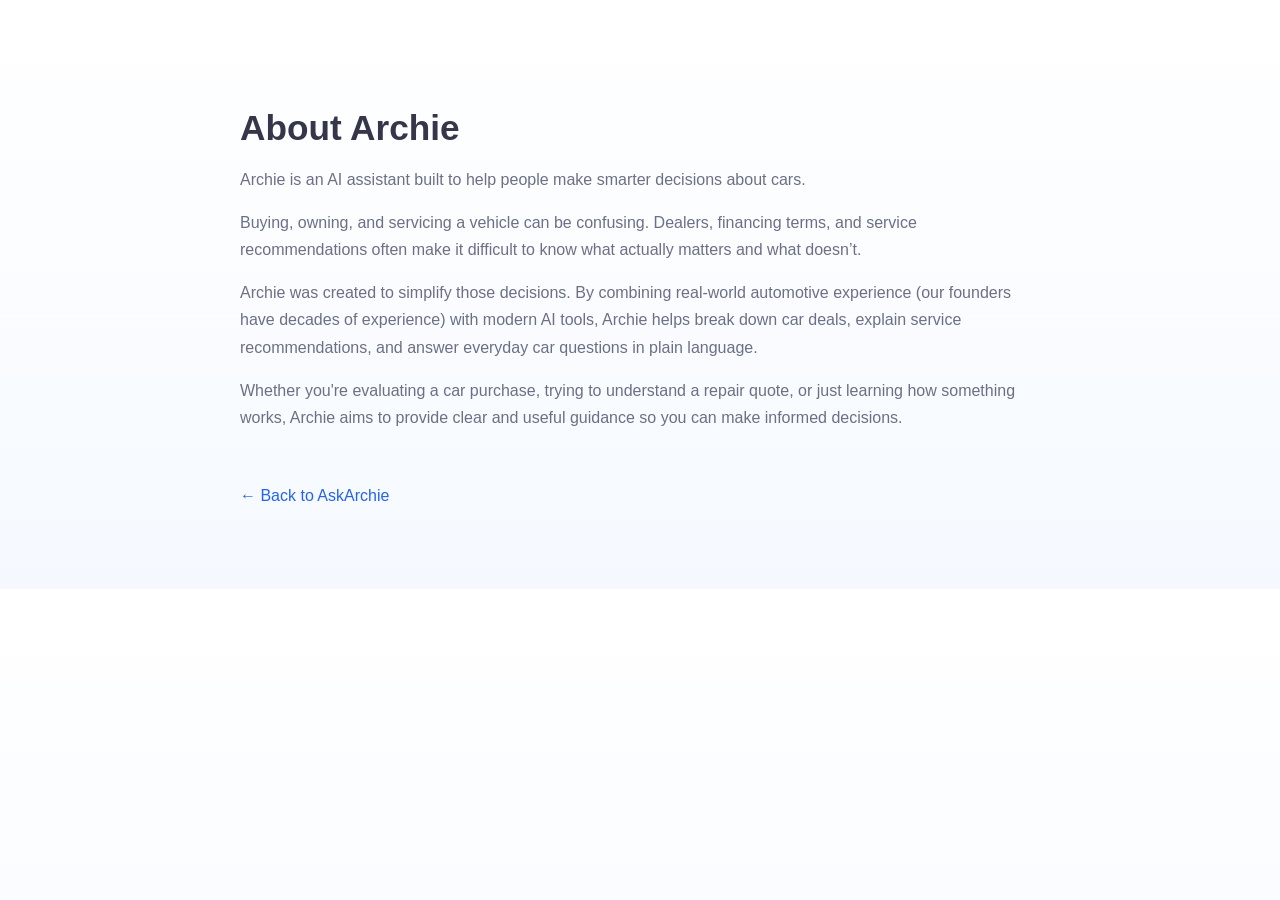
<file: about.html>
<!DOCTYPE html>
<html lang="en">
<head>
<meta charset="UTF-8">
<meta name="viewport" content="width=device-width, initial-scale=1.0">
<title>About Archie - AskArchie</title>

<style>
body{
  font-family: -apple-system, BlinkMacSystemFont, "Segoe UI", Roboto, Helvetica, Arial, sans-serif;
  margin:0;
  background: linear-gradient(180deg, #ffffff 0%, #F5F9FF 100%);
  color:#34364A;
}

.wrap{
  max-width:800px;
  margin:60px auto;
  padding:24px;
}

h1{
  font-size:2.2rem;
  margin-bottom:18px;
}

p{
  line-height:1.7;
  margin-bottom:16px;
  color:#6B7085;
}

a{
  color:#2563EB;
  text-decoration:none;
}

a:hover{
  text-decoration:underline;
}

.back{
  margin-top:40px;
  display:inline-block;
}
</style>

</head>

<body>

<div class="wrap">

<h1>About Archie</h1>

<p>
Archie is an AI assistant built to help people make smarter decisions about cars.
</p>

<p>
Buying, owning, and servicing a vehicle can be confusing. Dealers, financing terms, and
service recommendations often make it difficult to know what actually
matters and what doesn’t.
</p>

<p>
Archie was created to simplify those decisions. By combining real-world automotive
experience (our founders have decades of experience) with modern AI tools, Archie helps break down car deals, explain service
recommendations, and answer everyday car questions in plain language.
</p>

<p>
Whether you're evaluating a car purchase, trying to understand a repair quote,
or just learning how something works, Archie aims to provide clear and useful
guidance so you can make informed decisions.
</p>

<a class="back" href="/">← Back to AskArchie</a>

</div>

</body>
</html>
</file>
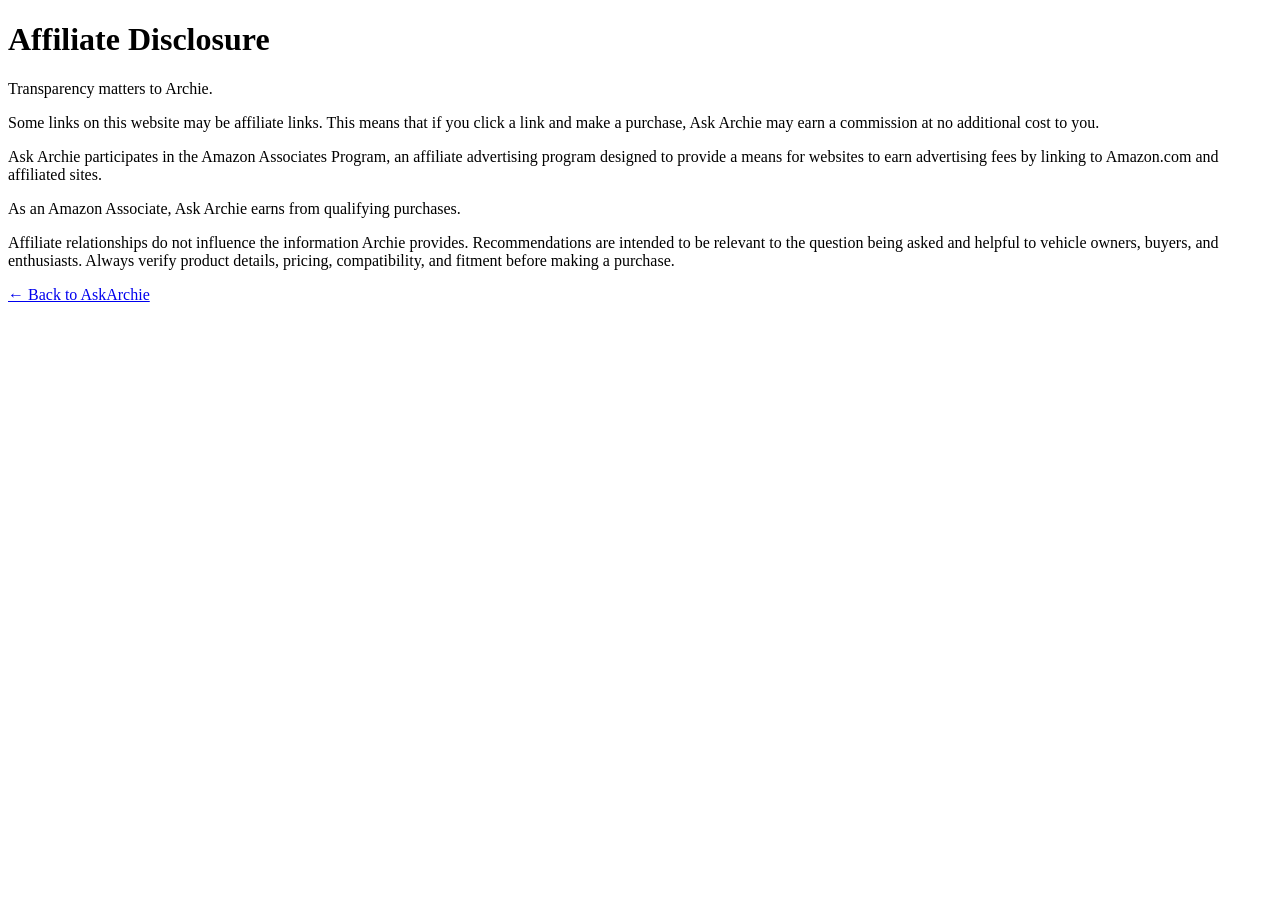
<file: affiliate-disclosure.html>
<!DOCTYPE html>
<html lang="en">
<head>
  <meta charset="UTF-8">
  <meta name="viewport" content="width=device-width, initial-scale=1.0">
  <title>Affiliate Disclosure | Ask Archie</title>
</head>
<body>

  <h1>Affiliate Disclosure</h1>

  <p>
    Transparency matters to Archie.
  </p>

  <p>
    Some links on this website may be affiliate links. This means that if you click a link and make a purchase, Ask Archie may earn a commission at no additional cost to you.
  </p>

  <p>
    Ask Archie participates in the Amazon Associates Program, an affiliate advertising program designed to provide a means for websites to earn advertising fees by linking to Amazon.com and affiliated sites.
  </p>

  <p>
    As an Amazon Associate, Ask Archie earns from qualifying purchases.
  </p>

  <p>
    Affiliate relationships do not influence the information Archie provides. Recommendations are intended to be relevant to the question being asked and helpful to vehicle owners, buyers, and enthusiasts. Always verify product details, pricing, compatibility, and fitment before making a purchase.
  </p>

  <a class="back" href="/">← Back to AskArchie</a>

</body>
</html>
</file>
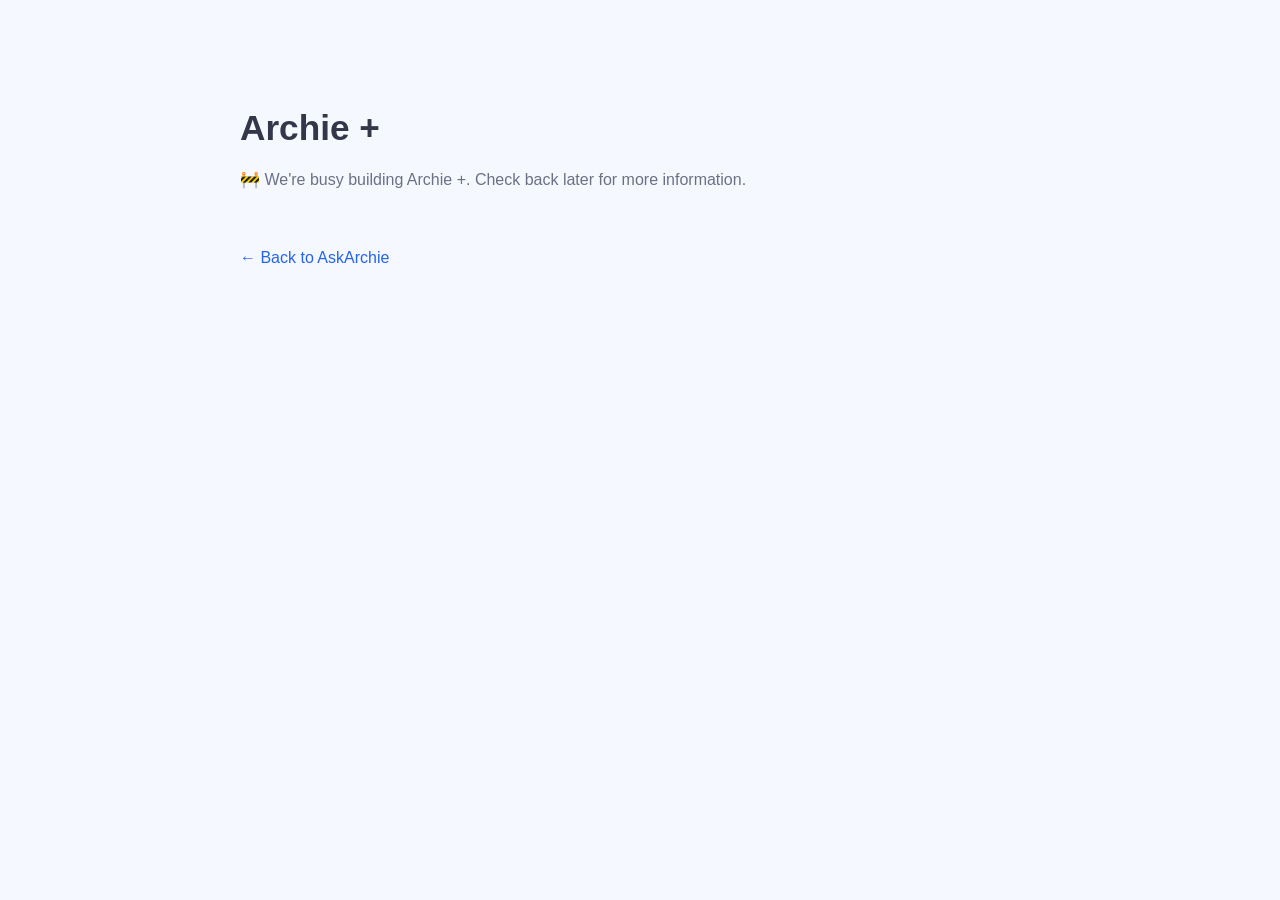
<file: archie-plus.html>
<!DOCTYPE html>
<html lang="en">
<head>
<meta charset="UTF-8">
<meta name="viewport" content="width=device-width, initial-scale=1.0">
<title>Archie +</title>

<style>
body{
  font-family: -apple-system, BlinkMacSystemFont, "Segoe UI", Roboto, Helvetica, Arial, sans-serif;
  margin:0;
  background:#F5F9FF;
  color:#34364A;
}

.wrap{
  max-width:800px;
  margin:60px auto;
  padding:24px;
}

h1{
  font-size:2.2rem;
  margin-bottom:18px;
}

p{
  line-height:1.7;
  margin-bottom:16px;
  color:#6B7085;
}

a{
  color:#2563EB;
  text-decoration:none;
}

a:hover{
  text-decoration:underline;
}

.back{
  margin-top:40px;
  display:inline-block;
}
</style>

</head>

<body>

<div class="wrap">

<h1>Archie +</h1>

<p>
🚧 We're busy building Archie +. Check back later for more information.
</p>

<a class="back" href="/">← Back to AskArchie</a>

</div>

</body>
</html>
</file>
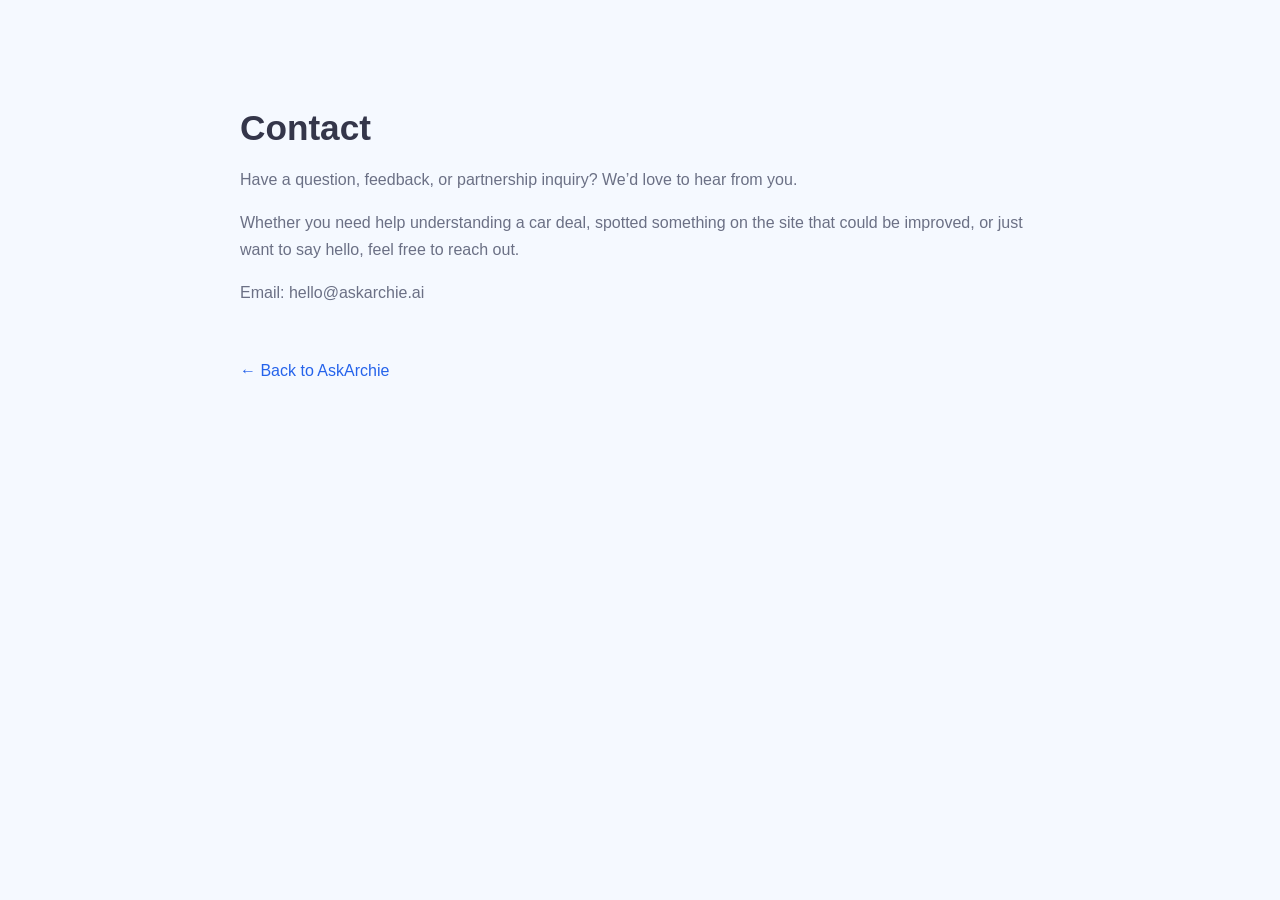
<file: contact.html>
<!DOCTYPE html>
<html lang="en">
<head>
<meta charset="UTF-8">
<meta name="viewport" content="width=device-width, initial-scale=1.0">
<title>Contact</title>

<style>
body{
  font-family: -apple-system, BlinkMacSystemFont, "Segoe UI", Roboto, Helvetica, Arial, sans-serif;
  margin:0;
  background:#F5F9FF;
  color:#34364A;
}

.wrap{
  max-width:800px;
  margin:60px auto;
  padding:24px;
}

h1{
  font-size:2.2rem;
  margin-bottom:18px;
}

p{
  line-height:1.7;
  margin-bottom:16px;
  color:#6B7085;
}

a{
  color:#2563EB;
  text-decoration:none;
}

a:hover{
  text-decoration:underline;
}

.back{
  margin-top:40px;
  display:inline-block;
}
</style>

</head>

<body>

<div class="wrap">

<h1>Contact</h1>

<p>
Have a question, feedback, or partnership inquiry?
We’d love to hear from you.
</p>

<p>
Whether you need help understanding a car deal, spotted something on the site that could be improved, or just want to say hello, feel free to reach out.
</p>

<p>
Email: hello@askarchie.ai
</p>

<a class="back" href="/">← Back to AskArchie</a>

</div>

</body>
</html>
</file>
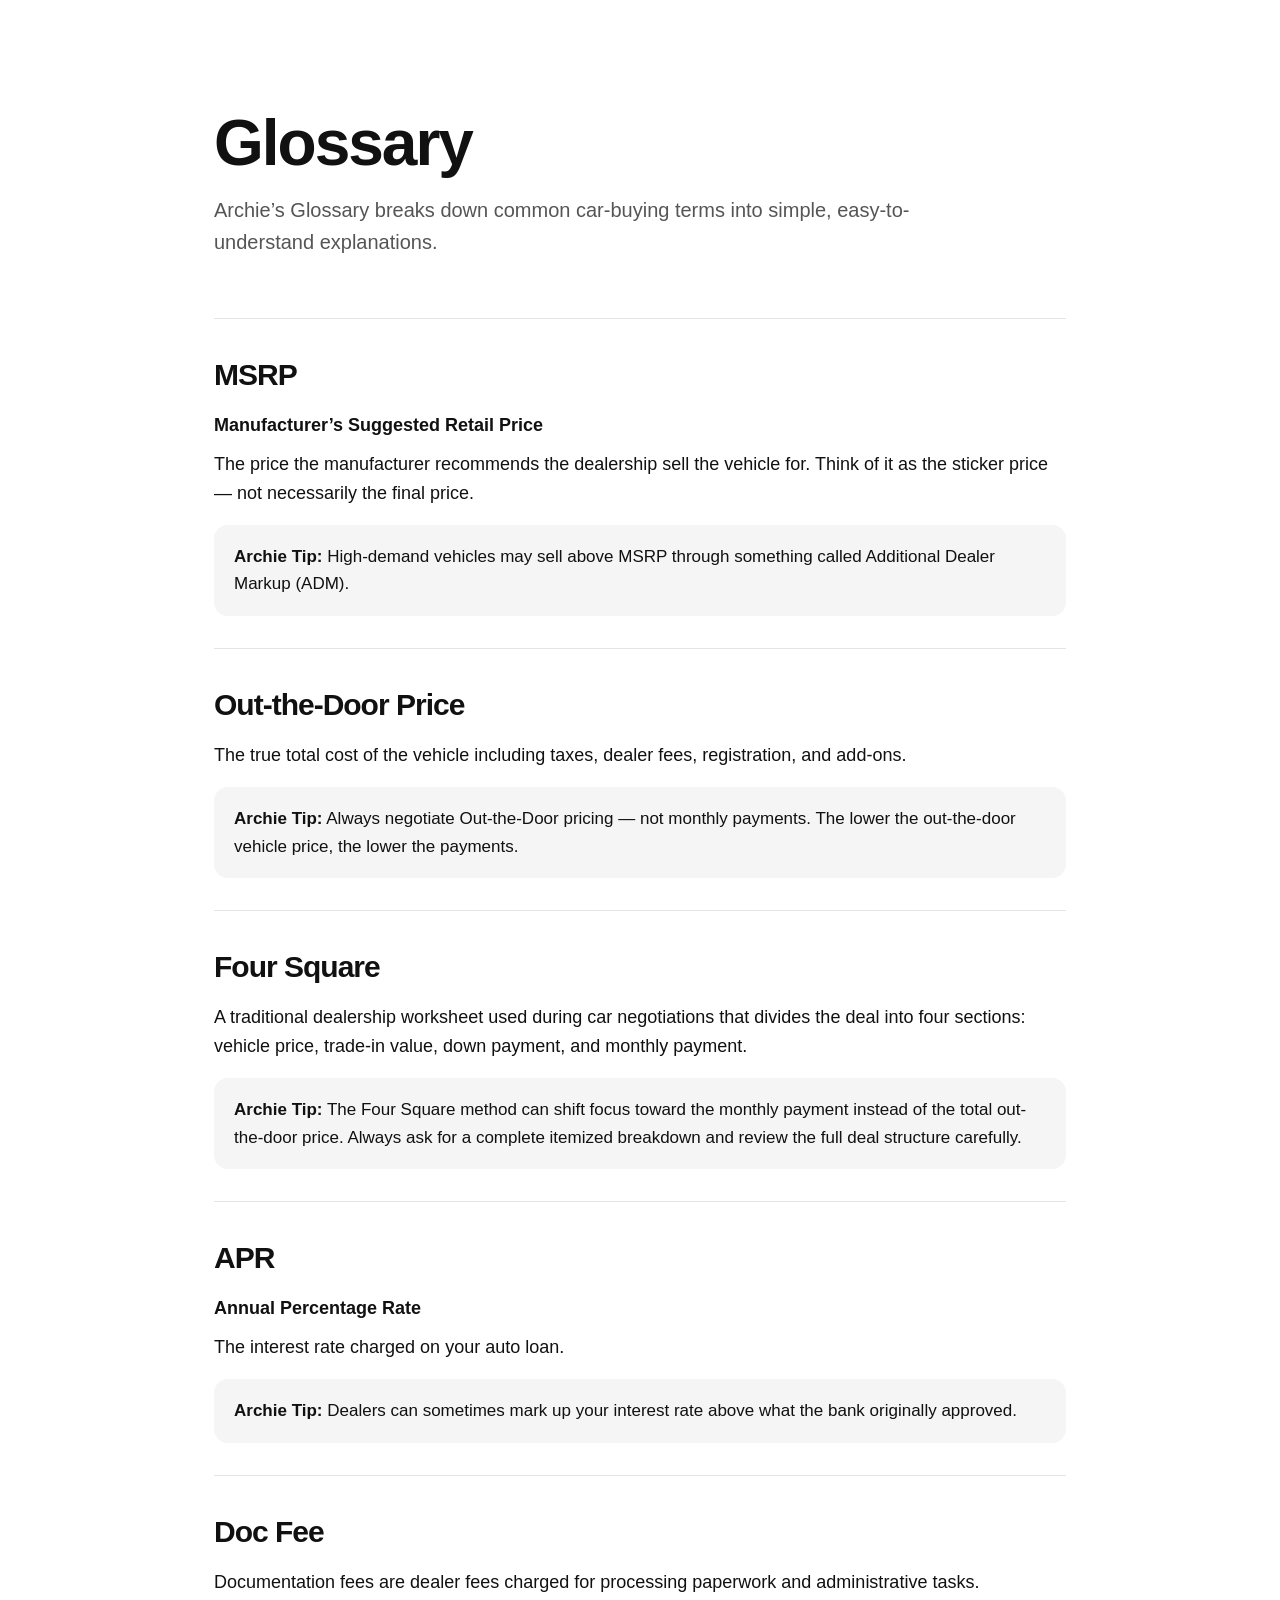
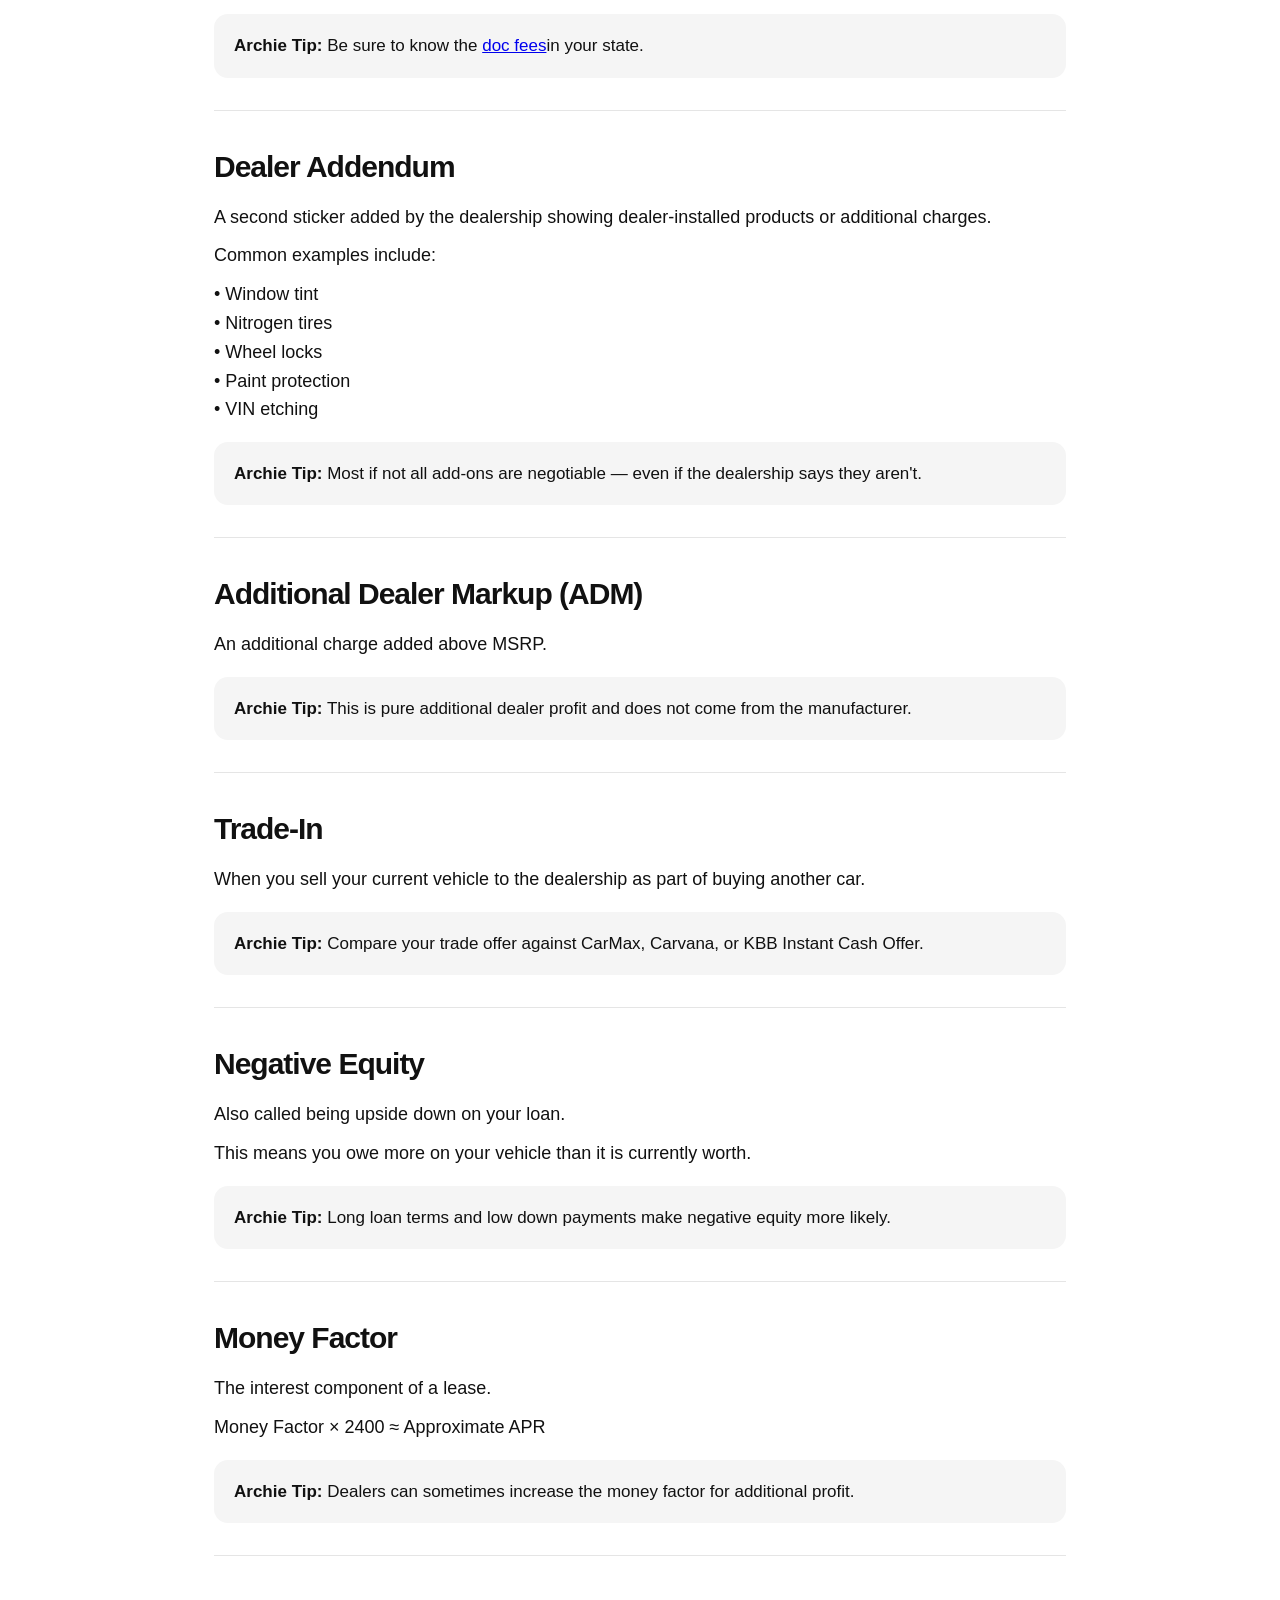
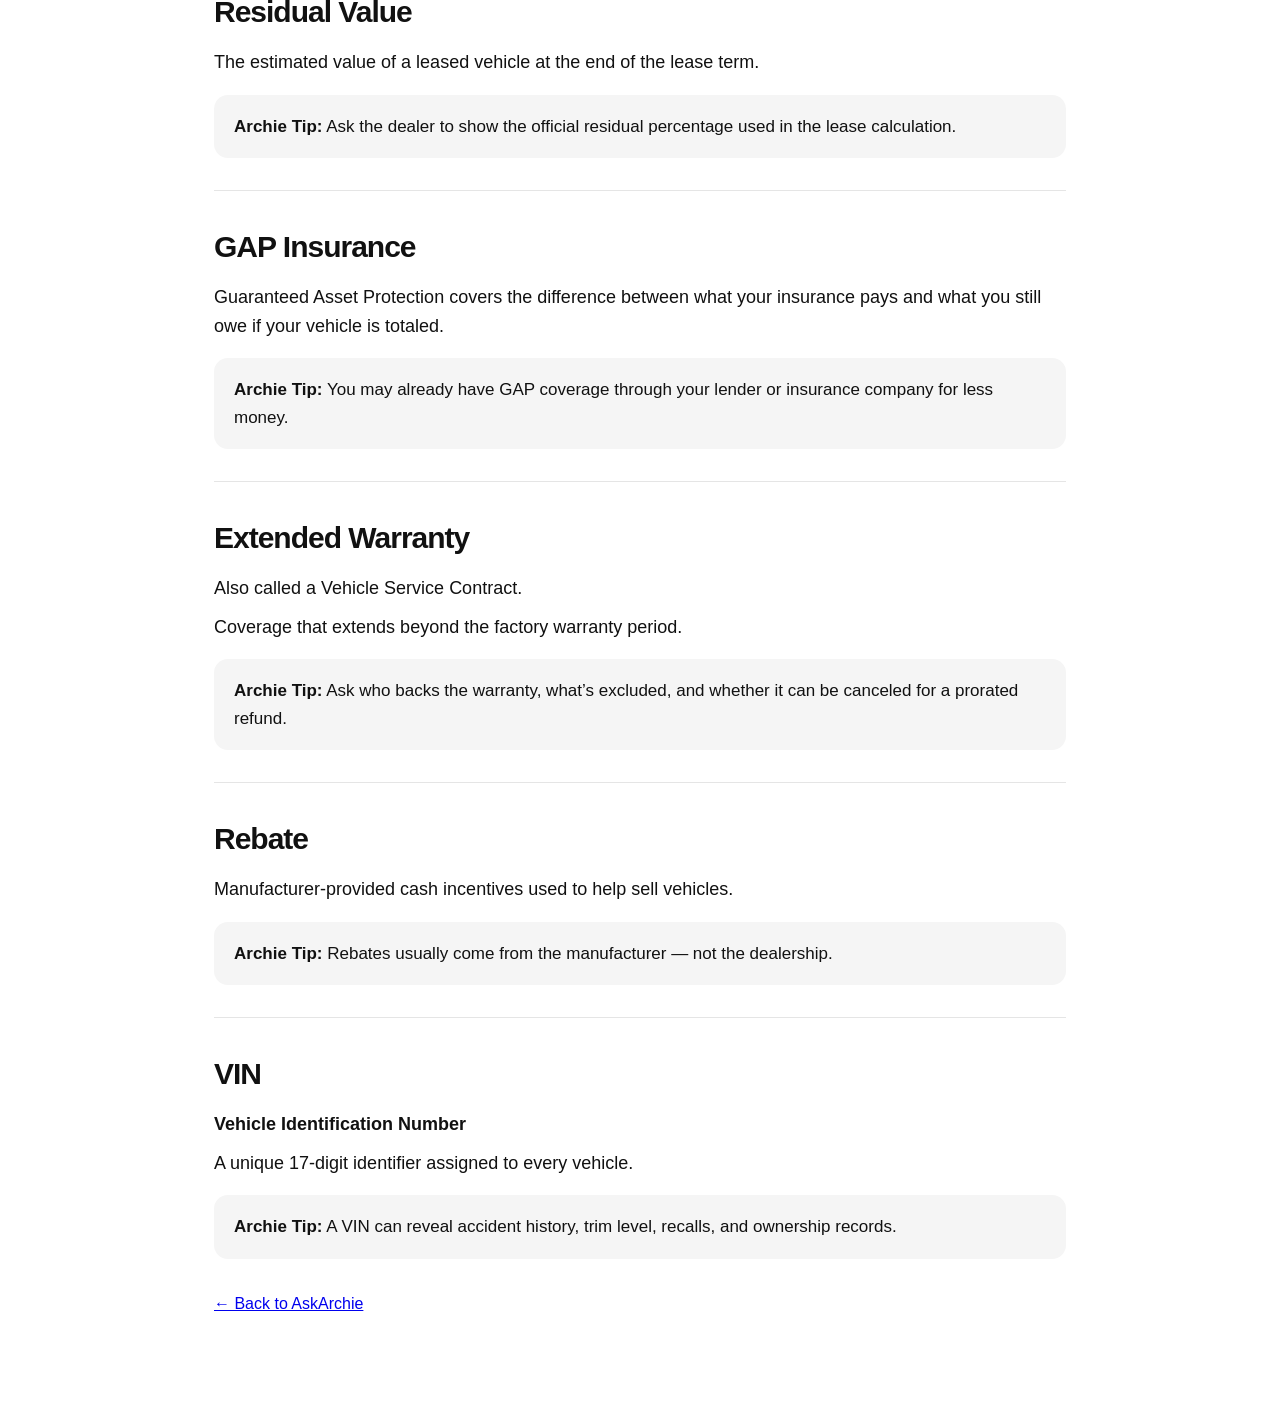
<file: glossary.html>
<!DOCTYPE html>
<html lang="en">
<head>
  <meta charset="UTF-8" />
  <meta name="viewport" content="width=device-width, initial-scale=1.0" />
  <title>Archie Glossary</title>

  <style>
    * {
      box-sizing: border-box;
    }

    body {
      margin: 0;
      font-family: Arial, Helvetica, sans-serif;
      background: #ffffff;
      color: #111111;
      line-height: 1.6;
    }

    .container {
      max-width: 900px;
      margin: 0 auto;
      padding: 60px 24px 100px;
    }

    .hero {
      margin-bottom: 60px;
    }

    .hero h1 {
      font-size: 64px;
      line-height: 0.95;
      letter-spacing: -2px;
      margin-bottom: 20px;
    }

    .hero p {
      font-size: 20px;
      color: #555;
      max-width: 700px;
    }

    .glossary-item {
      border-top: 1px solid #e5e5e5;
      padding: 32px 0;
    }

    .glossary-item h2 {
      font-size: 30px;
      margin: 0 0 12px;
      letter-spacing: -1px;
    }

    .glossary-item p {
      margin: 10px 0;
      font-size: 18px;
    }

    .label {
      font-weight: 700;
      color: #111;
    }

    .archie-tip {
      margin-top: 18px;
      background: #f5f5f5;
      padding: 18px 20px;
      border-radius: 14px;
      font-size: 17px;
    }

    .footer {
      margin-top: 80px;
      padding-top: 32px;
      border-top: 1px solid #e5e5e5;
    }

    .footer p {
      font-size: 18px;
      color: #444;
    }

    @media (max-width: 768px) {
      .hero h1 {
        font-size: 48px;
      }

      .hero p,
      .glossary-item p,
      .footer p {
        font-size: 17px;
      }

      .glossary-item h2 {
        font-size: 26px;
      }
    }
  </style>
</head>

<body>

  <div class="container">

    <section class="hero">
      <h1>Glossary</h1>

      <p>
        Archie’s Glossary breaks down common car-buying terms into
        simple, easy-to-understand explanations. 
      </p>
    </section>

    <section class="glossary-item">
      <h2>MSRP</h2>

      <p>
        <span class="label">Manufacturer’s Suggested Retail Price</span>
      </p>

      <p>
        The price the manufacturer recommends the dealership sell the vehicle for.
        Think of it as the sticker price — not necessarily the final price.
      </p>

      <div class="archie-tip">
        <strong>Archie Tip:</strong>
        High-demand vehicles may sell above MSRP through something called
        Additional Dealer Markup (ADM).
      </div>
    </section>

    <section class="glossary-item">
      <h2>Out-the-Door Price</h2>

      <p>
        The true total cost of the vehicle including taxes,
        dealer fees, registration, and add-ons.
      </p>

      <div class="archie-tip">
        <strong>Archie Tip:</strong>
        Always negotiate Out-the-Door pricing — not monthly payments. The lower the out-the-door vehicle price, the lower the payments. 
      </div>
    </section>

    <section class="glossary-item">
  <h2>Four Square</h2>

  <p>
    A traditional dealership worksheet used during car negotiations
    that divides the deal into four sections: vehicle price,
    trade-in value, down payment, and monthly payment.
  </p>

  <div class="archie-tip">
    <strong>Archie Tip:</strong>
    The Four Square method can shift focus toward the monthly payment instead of the total out-the-door price. Always ask for a complete itemized breakdown and review the full deal structure carefully.
  </div>
</section>

    <section class="glossary-item">
      <h2>APR</h2>

      <p>
        <span class="label">Annual Percentage Rate</span>
      </p>

      <p>
        The interest rate charged on your auto loan.
      </p>

      <div class="archie-tip">
        <strong>Archie Tip:</strong>
        Dealers can sometimes mark up your interest rate above
        what the bank originally approved.
      </div>
    </section>

    <section class="glossary-item">
      <h2>Doc Fee</h2>

      <p>
        Documentation fees are dealer fees charged for processing paperwork
        and administrative tasks.
      </p>

      <div class="archie-tip">
        <strong>Archie Tip:</strong>
        Be sure to know the <a href="https://caredge.com/guides/car-dealer-doc-fee-by-state" target="_blank" rel="noopener noreferrer">doc fees</a>in your state. 
      </div>
    </section>

    <section class="glossary-item">
      <h2>Dealer Addendum</h2>

      <p>
        A second sticker added by the dealership showing dealer-installed
        products or additional charges.
      </p>

      <p>
        Common examples include:
      </p>

      <p>
        • Window tint<br>
        • Nitrogen tires<br>
        • Wheel locks<br>
        • Paint protection<br>
        • VIN etching
      </p>

      <div class="archie-tip">
        <strong>Archie Tip:</strong>
        Most if not all add-ons are negotiable — even if the dealership says
        they aren't. 
      </div>
    </section>

    <section class="glossary-item">
      <h2>Additional Dealer Markup (ADM)</h2>

      <p>
        An additional charge added above MSRP.
      </p>

      <div class="archie-tip">
        <strong>Archie Tip:</strong>
        This is pure additional dealer profit and does not come from
        the manufacturer.
      </div>
    </section>

    <section class="glossary-item">
      <h2>Trade-In</h2>

      <p>
        When you sell your current vehicle to the dealership as part
        of buying another car.
      </p>

      <div class="archie-tip">
        <strong>Archie Tip:</strong>
        Compare your trade offer against CarMax, Carvana,
        or KBB Instant Cash Offer.
      </div>
    </section>

    <section class="glossary-item">
      <h2>Negative Equity</h2>

      <p>
        Also called being upside down on your loan.
      </p>

      <p>
        This means you owe more on your vehicle than it is currently worth.
      </p>

      <div class="archie-tip">
        <strong>Archie Tip:</strong>
        Long loan terms and low down payments make negative equity
        more likely.
      </div>
    </section>

    <section class="glossary-item">
      <h2>Money Factor</h2>

      <p>
        The interest component of a lease.
      </p>

      <p>
        Money Factor × 2400 ≈ Approximate APR
      </p>

      <div class="archie-tip">
        <strong>Archie Tip:</strong>
        Dealers can sometimes increase the money factor
        for additional profit.
      </div>
    </section>

    <section class="glossary-item">
      <h2>Residual Value</h2>

      <p>
        The estimated value of a leased vehicle at the end of the lease term.
      </p>

      <div class="archie-tip">
        <strong>Archie Tip:</strong>
        Ask the dealer to show the official residual percentage
        used in the lease calculation.
      </div>
    </section>

    <section class="glossary-item">
      <h2>GAP Insurance</h2>

      <p>
        Guaranteed Asset Protection covers the difference between
        what your insurance pays and what you still owe if your
        vehicle is totaled.
      </p>

      <div class="archie-tip">
        <strong>Archie Tip:</strong>
        You may already have GAP coverage through your lender
        or insurance company for less money.
      </div>
    </section>

    <section class="glossary-item">
      <h2>Extended Warranty</h2>

      <p>
        Also called a Vehicle Service Contract.
      </p>

      <p>
        Coverage that extends beyond the factory warranty period.
      </p>

      <div class="archie-tip">
        <strong>Archie Tip:</strong>
        Ask who backs the warranty, what’s excluded,
        and whether it can be canceled for a prorated refund.
      </div>
    </section>

    <section class="glossary-item">
      <h2>Rebate</h2>

      <p>
        Manufacturer-provided cash incentives used to help
        sell vehicles.
      </p>

      <div class="archie-tip">
        <strong>Archie Tip:</strong>
        Rebates usually come from the manufacturer —
        not the dealership.
      </div>
    </section>

    <section class="glossary-item">
      <h2>VIN</h2>

      <p>
        <span class="label">Vehicle Identification Number</span>
      </p>

      <p>
        A unique 17-digit identifier assigned to every vehicle.
      </p>

      <div class="archie-tip">
        <strong>Archie Tip:</strong>
        A VIN can reveal accident history, trim level,
        recalls, and ownership records.
      </div>
    </section>

    <a class="back" href="/">← Back to AskArchie</a>

  </div>

</body>
</html>
</file>
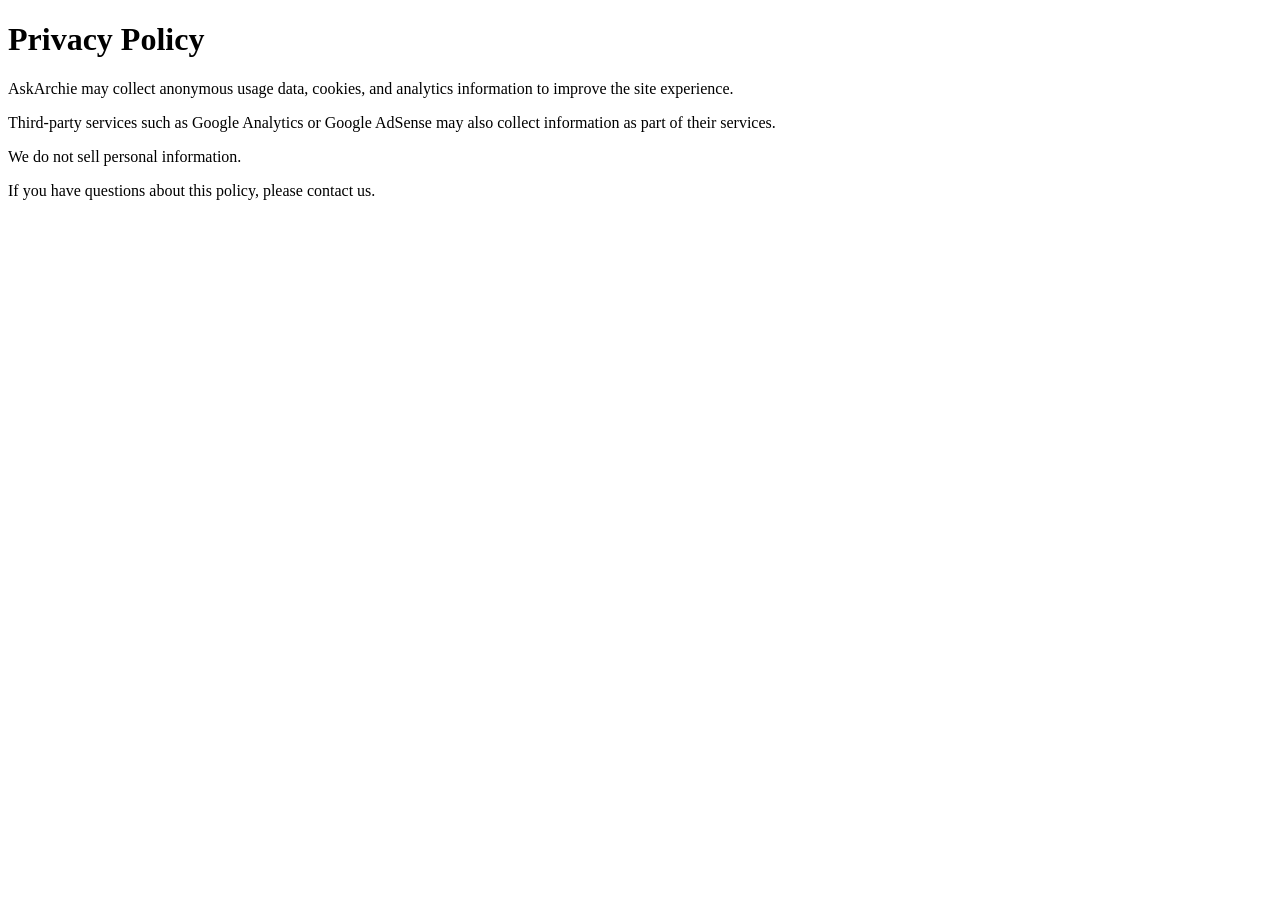
<file: privacy.html>
<!DOCTYPE html>
<html>
<head>
<title>Privacy Policy - AskArchie</title>
</head>
<body>
<h1>Privacy Policy</h1>

<p>AskArchie may collect anonymous usage data, cookies, and analytics information to improve the site experience.</p>

<p>Third-party services such as Google Analytics or Google AdSense may also collect information as part of their services.</p>

<p>We do not sell personal information.</p>

<p>If you have questions about this policy, please contact us.</p>

</body>
</html>
</file>
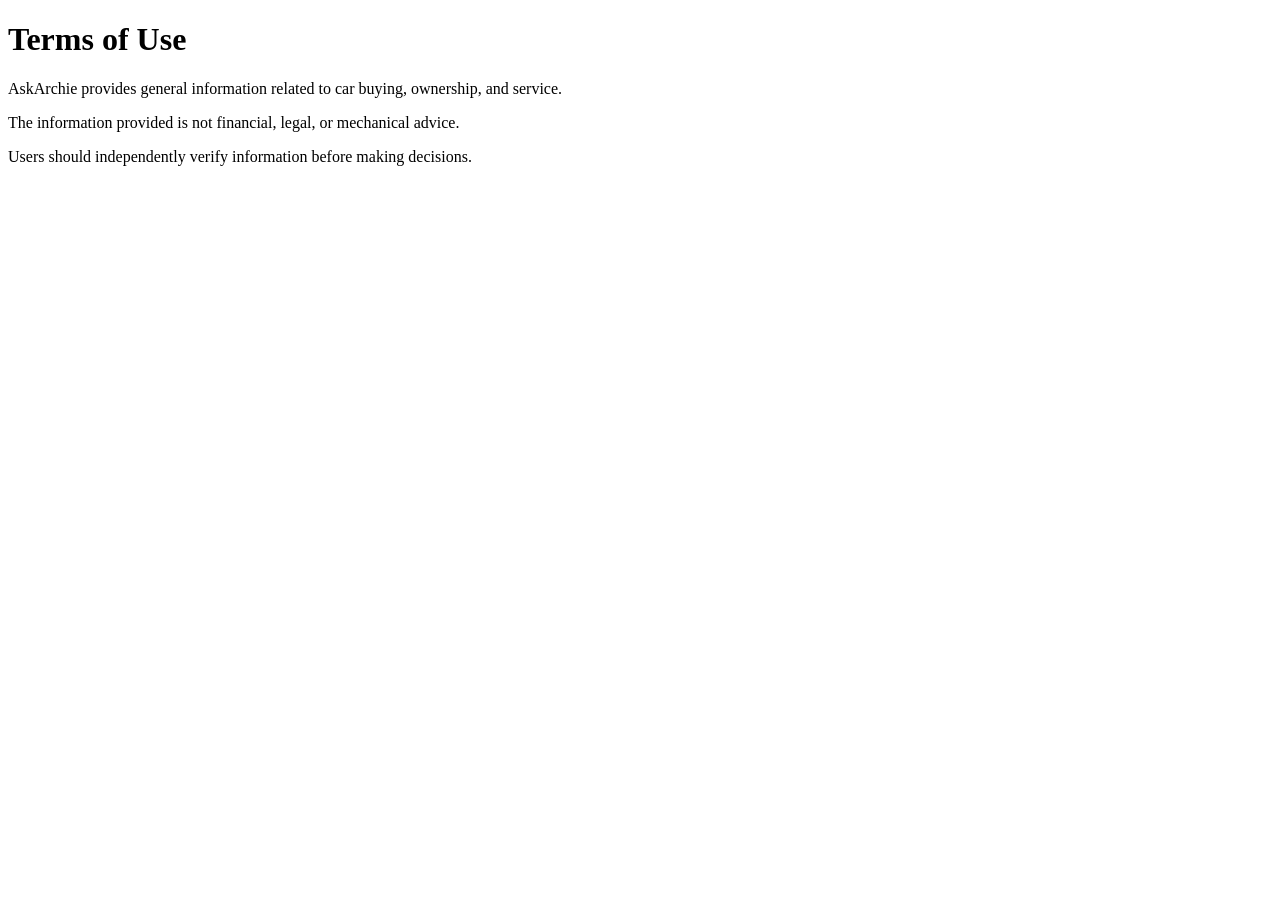
<file: terms.html>
<!DOCTYPE html>
<html>
<head>
<title>Terms - AskArchie</title>
</head>
<body>

<h1>Terms of Use</h1>

<p>AskArchie provides general information related to car buying, ownership, and service.</p>

<p>The information provided is not financial, legal, or mechanical advice.</p>

<p>Users should independently verify information before making decisions.</p>

</body>
</html>
</file>
